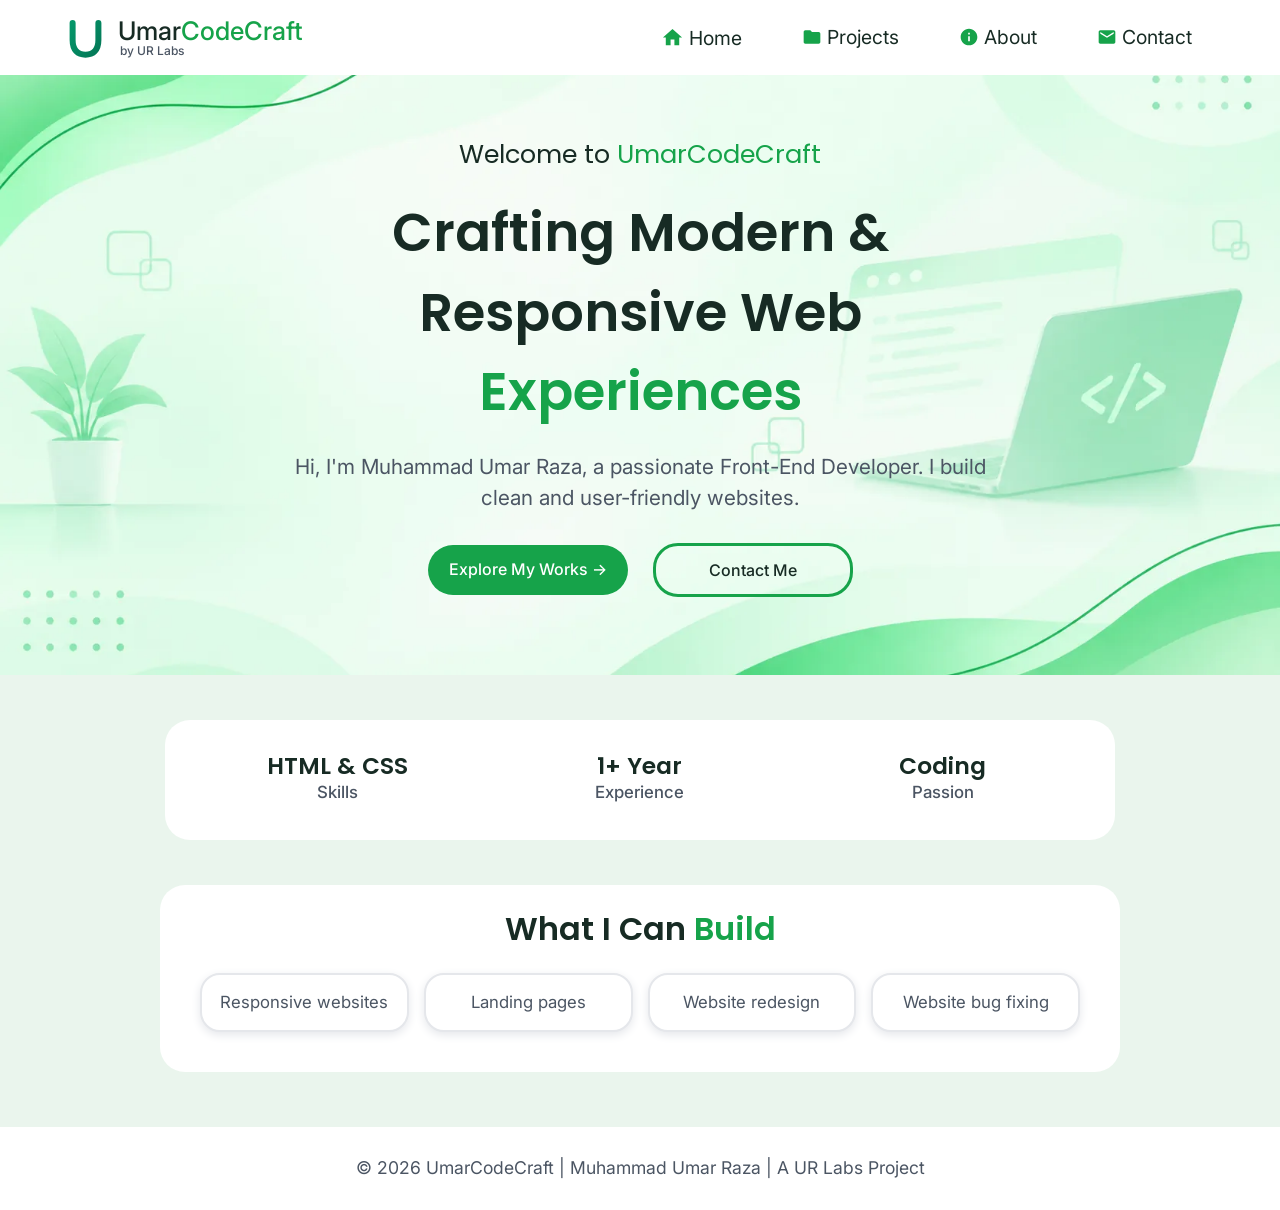
<file: index.html>
<!DOCTYPE html>
<html lang="en">

<head>
    <!-- Basic Meta Tags -->
    <meta charset="UTF-8">
    <meta name="viewport" content="width=device-width, initial-scale=1.0">
    <meta name="description"
        content="Muhammad Umar Raza is a front-end developer specializing in HTML, CSS, and responsive web design. Explore UmarCodeCraft, a portfolio built under UR Labs.">
    <meta name="author" content="Muhammad Umar Raza">
    <meta name="robots" content="index, follow">
    <meta name="theme-color" content="#16A34A">

    <!-- Page Title -->
    <title>Home | UmarCodeCraft</title>

    <!-- Open Graph Meta Tags -->
    <meta property="og:title" content="Home | UmarCodeCraft">
    <meta property="og:description"
        content="Muhammad Umar Raza is a front-end developer specializing in HTML, CSS, and responsive web design. Explore UmarCodeCraft, a portfolio built under UR Labs.">
    <meta property="og:url" content="https://umarraza1414-arch.github.io/UmarCodeCraft/">
    <meta property="og:image" content="https://umarraza1414-arch.github.io/UmarCodeCraft/ogimage.png">
    <meta property="og:type" content="website">
    <meta property="og:site_name" content="UmarCodeCraft">

    <!-- Canonical URL -->
    <link rel="canonical" href="https://umarraza1414-arch.github.io/UmarCodeCraft/">

    <!-- Stylesheet -->
    <link rel="stylesheet" href="style.css">

    <!-- Favicon -->
    <link rel="icon" href="icon.svg" type="image/svg+xml">

    <!-- Google Fonts -->
    <!-- Poppins for headings and Inter for paragraphs -->
    <link rel="preconnect" href="https://fonts.googleapis.com">
    <link rel="preconnect" href="https://fonts.gstatic.com" crossorigin>
    <link
        href="https://fonts.googleapis.com/css2?family=Inter:ital,opsz,wght@0,14..32,100..900;1,14..32,100..900&family=Poppins:wght@100;200;300;400;500;600;700;800;900&display=swap"
        rel="stylesheet">

</head>

<body>
    <header>
        <div id="overlay"></div>
        <nav class="navbar" id="navbar">
            <div class="logotolinks">

                <div class="wrapper">
                    <!-- logo -->
                    <div class="logo">
                        <a href="index.html">

                            <svg xmlns="http://www.w3.org/2000/svg" viewBox="0 0 64 64" class="brand-logo"
                                aria-hidden="true">
                                <defs>
                                    <linearGradient id="g" x1="0" y1="0" x2="1" y2="1">
                                        <stop offset="0%" stop-color="#059669" />
                                        <stop offset="100%" stop-color="#047857" />
                                    </linearGradient>
                                </defs>

                                <path d="M17 15 V35 C17 47 23 52 32 52 S47 47 47 35 V15" fill="none" stroke="url(#g)"
                                    stroke-width="7" stroke-linecap="round" stroke-linejoin="round" />
                            </svg>
                        </a>
                    </div>
                    <!-- umarcodecraft + ur labs -->
                    <div class="left">
                        <a href="index.html">Umar<span>CodeCraft</span></a>
                        <div class="brand">by UR Labs</div>
                    </div>
                </div>

                <div class="right">
                    <ul id="slidebar">
                        <!-- cross btn -->
                        <li class="close-btn">
                            <button id="closeSidebar" aria-label="Close menu">
                                &#10005;
                            </button>
                        </li>
                        <!-- home link with icon -->
                        <li class="homeli"><a href="index.html">
                                <svg viewBox="0 0 24 24">
                                    <path d="M10 20v-6h4v6h5v-8h3L12 3 2 12h3v8z" />
                                </svg>
                                Home
                            </a></li>
                        <!-- projects link with icon -->
                        <li class="projectsli"><a href="projects.html">
                                <svg viewBox="0 0 24 24">
                                    <path
                                        d="M10 4H4c-1.1 0-2 .9-2 2v12c0 1.1.9 2 2 2h16c1.1 0 2-.9 2-2V8c0-1.1-.9-2-2-2h-8l-2-2z" />
                                </svg>
                                Projects
                            </a></li>
                        <!-- about link with icon -->
                        <li class="aboutli"><a href="about.html">
                                <svg viewBox="0 0 24 24">
                                    <path
                                        d="M12 2C6.48 2 2 6.48 2 12s4.48 10 10 10 10-4.48 10-10S17.52 2 12 2zm1 15h-2v-6h2v6zm0-8h-2V7h2v2z" />
                                </svg>
                                About
                            </a></li>
                        <!-- contact link with icon -->
                        <li class="contactli"><a href="contact.html">
                                <svg viewBox="0 0 24 24">
                                    <path
                                        d="M20 4H4c-1.1 0-2 .9-2 2v12c0 1.1.9 2 2 2h16c1.1 0 2-.9 2-2V6c0-1.1-.9-2-2-2zm0 4l-8 5-8-5V6l8 5 8-5v2z" />
                                </svg>
                                Contact
                            </a></li>
                        <li>© 2026 UmarCodeCraft</li>
                    </ul>
                </div>
            </div>
            <div>
                <button class="hamburger" id="hamburger">
                    &#9776;
                </button>
            </div>
        </nav>
    </header>
    <main>
        <section class="firstsection">
            <div class="intro">
                Welcome to <span>UmarCodeCraft</span>
            </div>
            <div class="introheading">

                <div>
                    Crafting Modern &
                </div>
                <div>
                    Responsive Web
                </div>
                <div class="exp">
                    Experiences
                </div>
            </div>

            <div class="intropara">
                Hi, I'm Muhammad Umar Raza, a passionate Front-End Developer. I build clean and user-friendly websites.
            </div>
            <div class="introlinks">
                <div class="workslink">
                    <a href="projects.html">Explore My Works &rarr;</a>
                </div>
                <div class="contactlink">
                    <a href="contact.html">Contact Me</a>
                </div>
            </div>
        </section>
        <section class="secondsection">
            <div class="skills">
                <table class="table">
                    <thead>
                        <tr>
                            <th>HTML & CSS</th>
                            <th>1+ Year</th>
                            <th>Coding</th>
                        </tr>
                    </thead>
                    <tbody>
                        <tr>
                            <td>Skills</td>
                            <td>Experience</td>
                            <td>Passion</td>
                        </tr>
                    </tbody>
                </table>
            </div>

        </section>
        <section class="listofme">
            <h3>What I Can <span>Build</span></h3>
            <ul>
                <li>Responsive websites</li>
                <li>Landing pages</li>
                <li>Website redesign</li>
                <li>Website bug fixing</li>
            </ul>
        </section>
    </main>
    <footer class="footer">
        <p class="footpara">&copy; 2026 UmarCodeCraft | Muhammad Umar Raza | A UR Labs Project</p>
    </footer>
    <script src="script.js"></script>
</body>

</html>
</file>
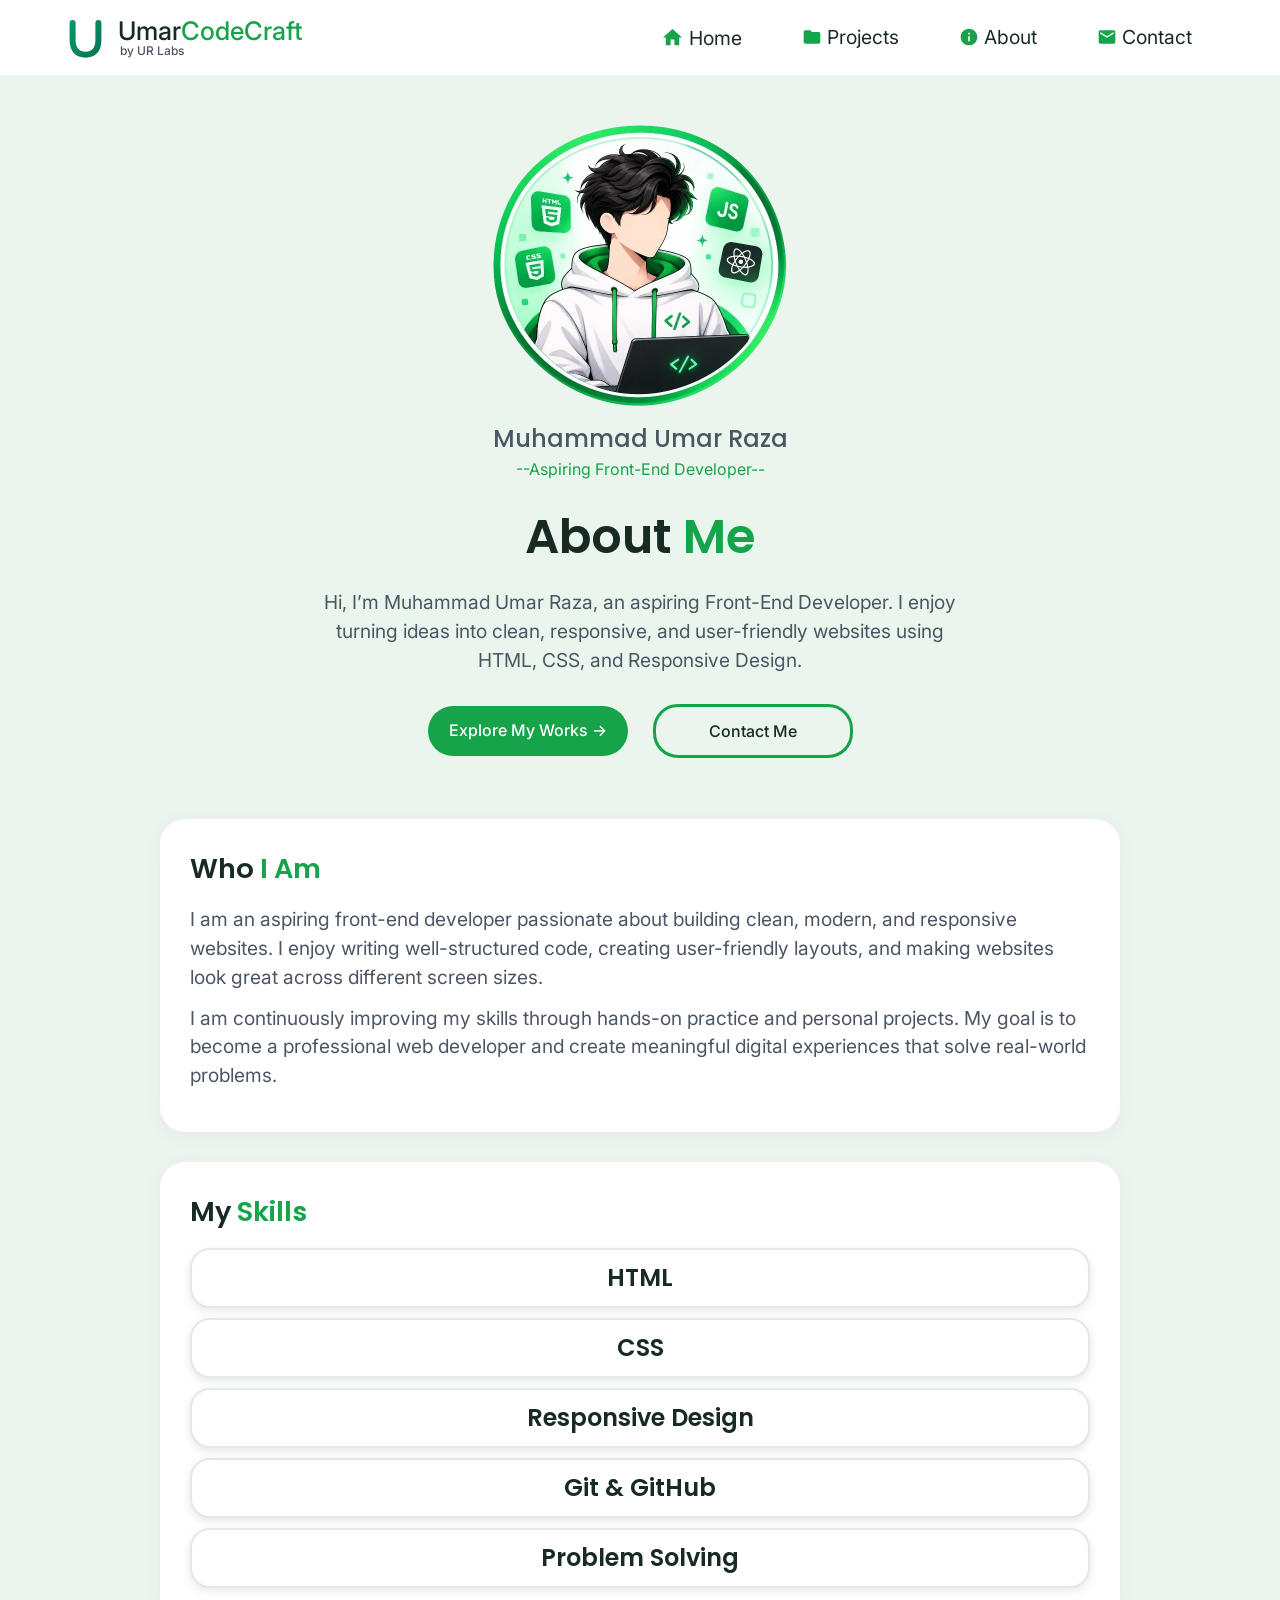
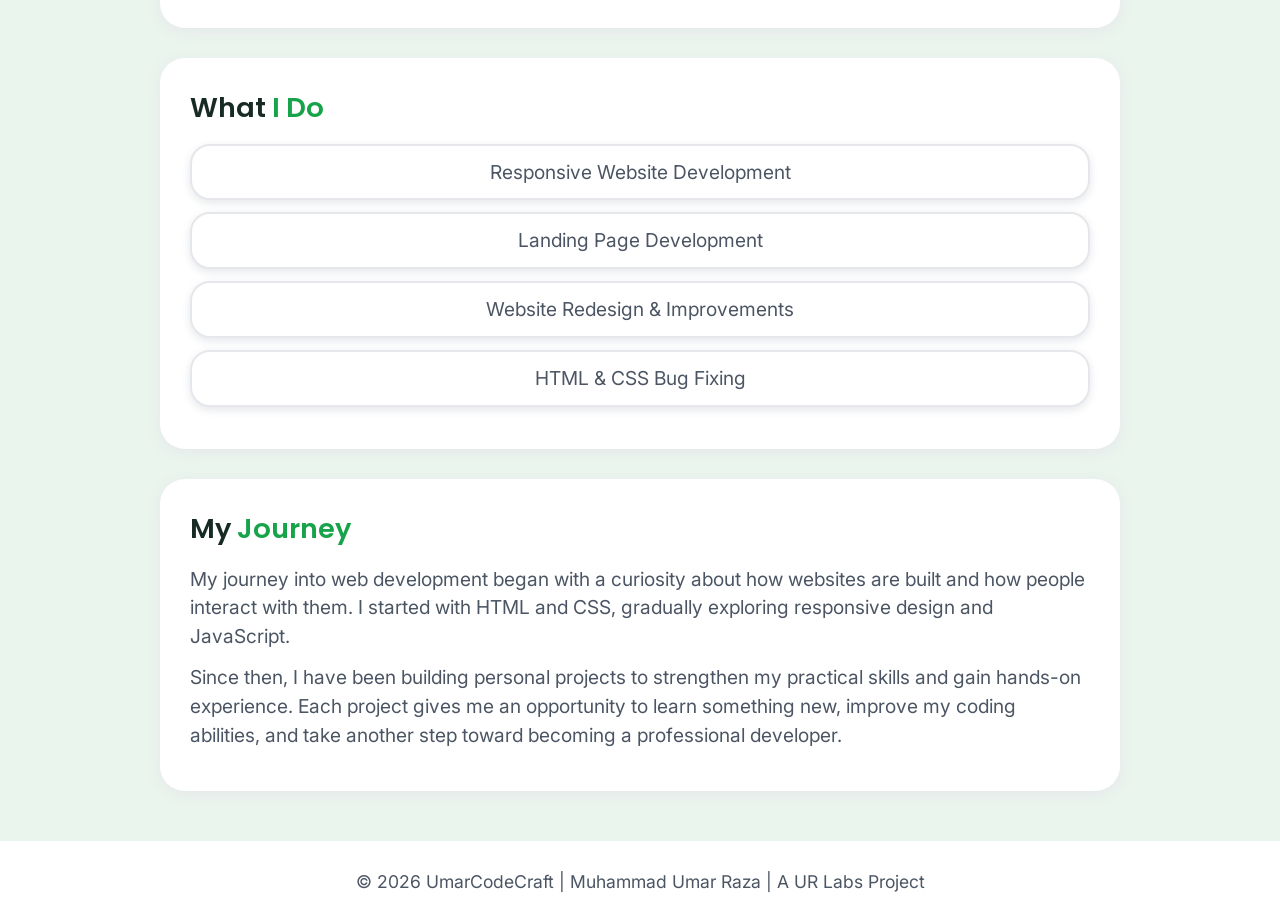
<file: about.html>
<!DOCTYPE html>
<html lang="en">

<head>
    <meta charset="UTF-8">
    <meta name="viewport" content="width=device-width, initial-scale=1.0">
    <meta name="description"
        content="Learn about Muhammad Umar Raza, a front-end developer specializing in HTML, CSS, responsive web design, and clean user-friendly websites.">
    <meta name="author" content="Muhammad Umar Raza">
    <meta name="robots" content="index, follow">
    <meta name="theme-color" content="#16A34A">

    <title>About Me | UmarCodeCraft</title>

    <meta property="og:title" content="About Me | UmarCodeCraft">
    <meta property="og:description"
        content="Muhammad Umar Raza is a front-end developer building clean, responsive, and user-friendly websites.">
    <meta property="og:url" content="https://umarraza1414-arch.github.io/UmarCodeCraft/about.html">
    <meta property="og:image" content="https://umarraza1414-arch.github.io/UmarCodeCraft/ogimage.png">
    <meta property="og:type" content="website">
    <meta property="og:site_name" content="UmarCodeCraft">

    <link rel="canonical" href="https://umarraza1414-arch.github.io/UmarCodeCraft/about.html">
    <link rel="stylesheet" href="style.css">
    <link rel="icon" href="icon.svg" type="image/svg+xml">

    <link rel="preconnect" href="https://fonts.googleapis.com">
    <link rel="preconnect" href="https://fonts.gstatic.com" crossorigin>
    <link
        href="https://fonts.googleapis.com/css2?family=Inter:ital,opsz,wght@0,14..32,100..900;1,14..32,100..900&family=Poppins:wght@100;200;300;400;500;600;700;800;900&display=swap"
        rel="stylesheet">
</head>

<body>
    <header>
        <div id="overlay"></div>
        <nav class="navbar" id="navbar">
            <div class="logotolinks">

                <div class="wrapper">
                    <!-- logo -->
                <div class="logo">
                    <a href="index.html">

                        <svg xmlns="http://www.w3.org/2000/svg" viewBox="0 0 64 64" class="brand-logo"
                        aria-hidden="true">
                            <defs>
                                <linearGradient id="g" x1="0" y1="0" x2="1" y2="1">
                                    <stop offset="0%" stop-color="#059669" />
                                    <stop offset="100%" stop-color="#047857" />
                                </linearGradient>
                            </defs>

                            <path d="M17 15 V35 C17 47 23 52 32 52 S47 47 47 35 V15" fill="none" stroke="url(#g)"
                                stroke-width="7" stroke-linecap="round" stroke-linejoin="round" />
                        </svg>
                    </a>
                </div>
                <!-- umarcodecraft + ur labs -->
                <div class="left">
                    <a href="index.html">Umar<span>CodeCraft</span></a>
                    <div class="brand">by UR Labs</div>
                </div>
            </div>
            
            <div class="right">
                <ul id="slidebar">
                    <!-- cross btn -->
                        <li class="close-btn">
                            <button id="closeSidebar" aria-label="Close menu">
                                &#10005;
                            </button>
                        </li>
                    <!-- home link with icon -->
                    <li class="homeli"><a href="index.html">
                        <svg viewBox="0 0 24 24"><path d="M10 20v-6h4v6h5v-8h3L12 3 2 12h3v8z"/></svg>
                        Home
                    </a></li>
                    <!-- projects link with icon -->
                    <li class="projectsli"><a href="projects.html">
                        <svg viewBox="0 0 24 24"><path d="M10 4H4c-1.1 0-2 .9-2 2v12c0 1.1.9 2 2 2h16c1.1 0 2-.9 2-2V8c0-1.1-.9-2-2-2h-8l-2-2z"/></svg>
                        Projects
                    </a></li>
                    <!-- about link with icon -->
                    <li class="aboutli"><a href="about.html">
                         <svg viewBox="0 0 24 24"><path d="M12 2C6.48 2 2 6.48 2 12s4.48 10 10 10 10-4.48 10-10S17.52 2 12 2zm1 15h-2v-6h2v6zm0-8h-2V7h2v2z"/></svg>
                        About
                    </a></li>
                    <!-- contact link with icon -->
                    <li class="contactli"><a href="contact.html">
                        <svg viewBox="0 0 24 24"><path d="M20 4H4c-1.1 0-2 .9-2 2v12c0 1.1.9 2 2 2h16c1.1 0 2-.9 2-2V6c0-1.1-.9-2-2-2zm0 4l-8 5-8-5V6l8 5 8-5v2z"/></svg>
                        Contact
                    </a></li>
                    <li>© 2026 UmarCodeCraft</li>
                </ul>
            </div>
        </div>
            <div>
                <button class="hamburger" id="hamburger">
                    &#9776;
                </button>
            </div>
        </nav>
    </header>

    <main>
        <section class="about-hero">
            <div class="avatarimg">
                <figure>
                    <img src="avatar.webp" alt="Illustrated avatar of Muhammad Umar Raza">
                </figure>
                <div><h1>Muhammad Umar Raza</h1></div>
                <div><p>--Aspiring Front-End Developer--</p></div>
            </div>
            <h1>About <span>Me</span></h1>
            <p class="about-para">
                Hi, I’m Muhammad Umar Raza, an aspiring Front-End Developer. I enjoy turning ideas into clean,
                responsive, and user-friendly websites using HTML, CSS, and Responsive Design.
            </p>

            <div class="introlinks">
                <div class="workslink">
                    <a href="projects.html">Explore My Works &rarr;</a>
                </div>
                <div class="contactlink">
                    <a href="contact.html">Contact Me</a>
                </div>
            </div>
        </section>

        <section class="about-card">
            <h2>Who <span>I Am</span></h2>
            <p class="abtfont">
                I am an aspiring front-end developer passionate about building clean, modern, and responsive websites. I enjoy writing well-structured code, creating user-friendly layouts, and making websites look great across different screen sizes.
            </p>
            <p class="abtfont">
                I am continuously improving my skills through hands-on practice and personal projects. My goal is to become a professional web developer and create meaningful digital experiences that solve real-world problems.
            </p>
        </section>

        <section class="about-card">
            <h2>My <span>Skills</span></h2>
                <div class="skill-box">
                    <h3>HTML</h3>
                    <!-- <p>Semantic and accessible web structure</p> -->
                </div>

                <div class="skill-box">
                    <h3>CSS</h3>
                    <!-- <p>Responsive layouts, Flexbox, Grid, and modern styling</p> -->
                </div>

                <div class="skill-box">
                    <h3>Responsive Design</h3>
                    <!-- <p>Mobile-first websites for all screen sizes</p> -->
                </div>

                <div class="skill-box">
                    <h3>Git & GitHub</h3>
                    <!-- <p>Version control and project hosting</p> -->
                </div>

                <div class="skill-box">
                    <h3>Problem Solving</h3>
                    <!-- <p>Clean solutions and attention to detail</p> -->
                </div>
        </section>

        <section class="about-card">
            <h2>What <span>I Do</span></h2>

            <ul class="about-services">
                <li>Responsive Website Development</li>
                <li>Landing Page Development</li>
                <li>Website Redesign & Improvements</li>
                <li>HTML & CSS Bug Fixing</li>
            </ul>
        </section>

        <section class="about-card">
            <h2>My <span>Journey</span></h2>
            <p class="abtfont">
                My journey into web development began with a curiosity about how websites are built and how people interact with them. I started with HTML and CSS, gradually exploring responsive design and JavaScript.
            </p>
            <p class="abtfont">
                Since then, I have been building personal projects to strengthen my practical skills and gain hands-on experience. Each project gives me an opportunity to learn something new, improve my coding abilities, and take another step toward becoming a professional developer.
            </p>
        </section>
    </main>

    <footer class="footer">
        <p class="footpara">&copy; 2026 UmarCodeCraft | Muhammad Umar Raza | A UR Labs Project</p>
    </footer>

    <script src="script.js"></script>
</body>

</html>
</file>
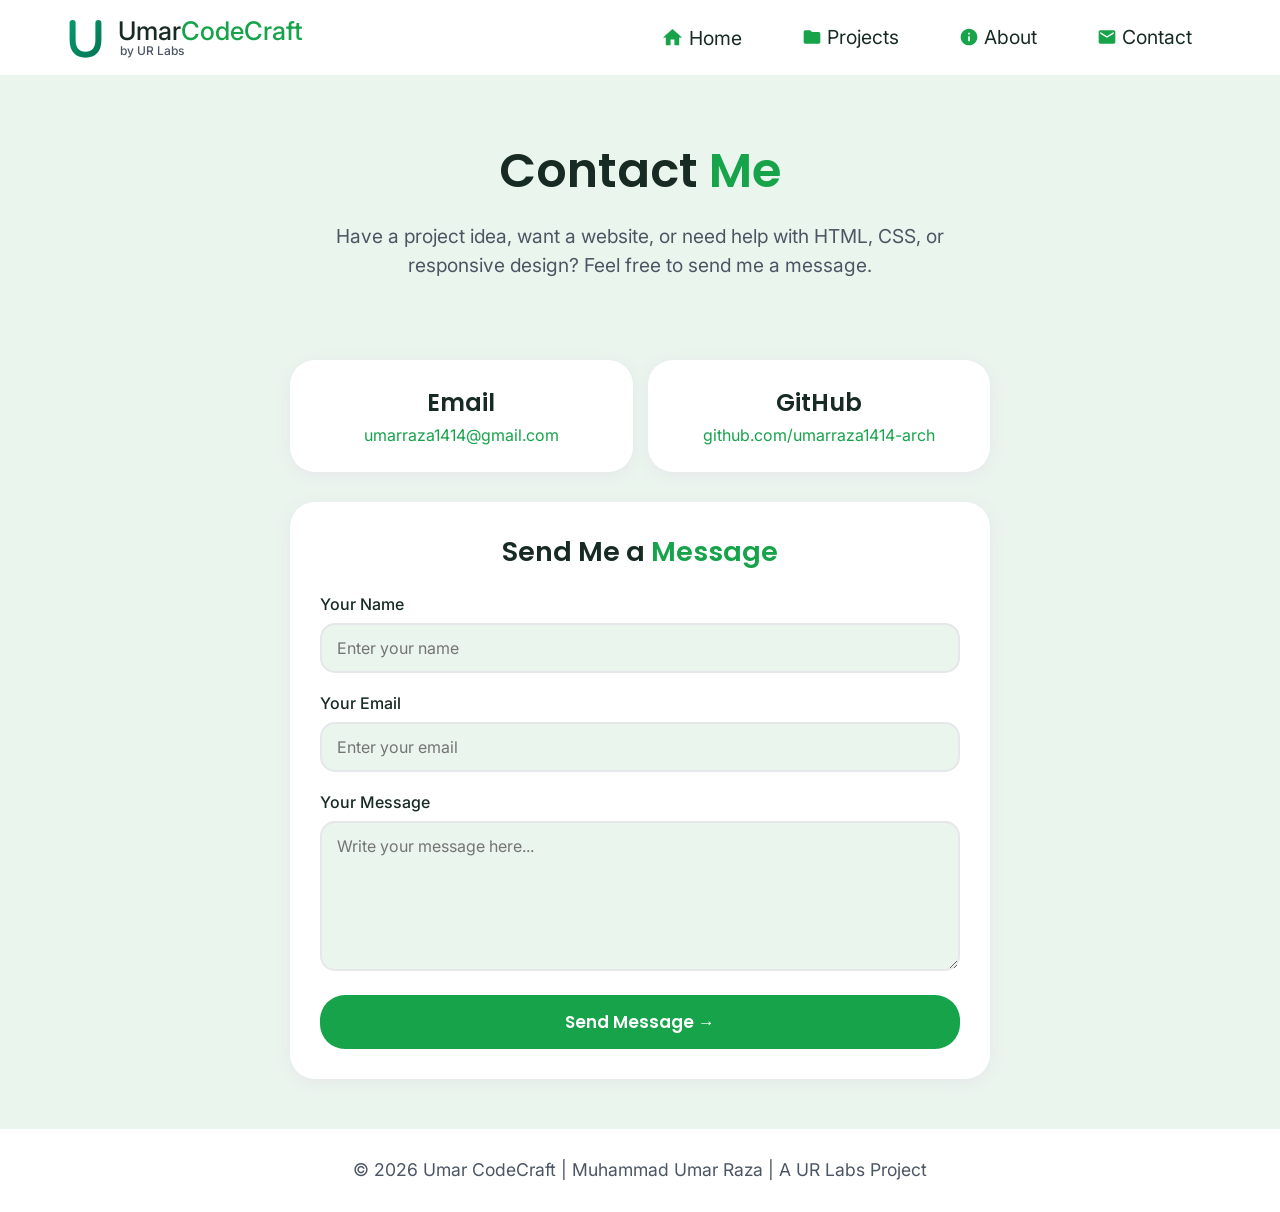
<file: contact.html>
<!DOCTYPE html>
<html lang="en">

<head>
    <!-- Basic Meta Tags -->
    <meta charset="UTF-8">
    <meta name="viewport" content="width=device-width, initial-scale=1.0">
    <meta name="description"
        content="Get in touch with Muhammad Umar Raza for web development inquiries, project discussions, collaboration opportunities, and professional connections.">
    <meta name="author" content="Muhammad Umar Raza">
    <meta name="robots" content="index, follow">
    <meta name="theme-color" content="#16A34A">

    <!-- Page Title -->
    <title>Contact Me | UmarCodeCraft</title>

    <!-- Open Graph Meta Tags -->
    <meta property="og:title" content="Contact Me | UmarCodeCraft">
    <meta property="og:description"
        content="Have a project idea or want to connect? Contact Muhammad Umar Raza to discuss web development and collaboration opportunities.">
    <meta property="og:url" content="https://umarraza1414-arch.github.io/UmarCodeCraft/contact.html">
    <meta property="og:image" content="https://umarraza1414-arch.github.io/UmarCodeCraft/ogimage.png">
    <meta property="og:type" content="website">
    <meta property="og:site_name" content="UmarCodeCraft">

    <!-- Canonical URL -->
    <link rel="canonical" href="https://umarraza1414-arch.github.io/UmarCodeCraft/contact.html">

    <!-- Stylesheet -->
    <link rel="stylesheet" href="style.css">

    <!-- Favicon -->
    <link rel="icon" href="icon.svg" type="image/svg+xml">

    <!-- Google Fonts -->
    <link rel="preconnect" href="https://fonts.googleapis.com">
    <link rel="preconnect" href="https://fonts.gstatic.com" crossorigin>
    <link
        href="https://fonts.googleapis.com/css2?family=Inter:ital,opsz,wght@0,14..32,100..900;1,14..32,100..900&family=Poppins:wght@100;200;300;400;500;600;700;800;900&display=swap"
        rel="stylesheet">

</head>

<body>
    <header>
        <div id="overlay"></div>
        <nav class="navbar" id="navbar">
            <div class="logotolinks">

                <div class="wrapper">
                    <!-- logo -->
                    <div class="logo">
                        <a href="index.html">

                            <svg xmlns="http://www.w3.org/2000/svg" viewBox="0 0 64 64" class="brand-logo"
                                aria-hidden="true">
                                <defs>
                                    <linearGradient id="g" x1="0" y1="0" x2="1" y2="1">
                                        <stop offset="0%" stop-color="#059669" />
                                        <stop offset="100%" stop-color="#047857" />
                                    </linearGradient>
                                </defs>

                                <path d="M17 15 V35 C17 47 23 52 32 52 S47 47 47 35 V15" fill="none" stroke="url(#g)"
                                    stroke-width="7" stroke-linecap="round" stroke-linejoin="round" />
                            </svg>
                        </a>
                    </div>
                    <!-- umarcodecraft + ur labs -->
                    <div class="left">
                        <a href="index.html">Umar<span>CodeCraft</span></a>
                        <div class="brand">by UR Labs</div>
                    </div>
                </div>

                <div class="right">
                    <ul id="slidebar">
                        <!-- cross btn -->
                        <li class="close-btn">
                            <button id="closeSidebar" aria-label="Close menu">
                                &#10005;
                            </button>
                        </li>
                        <!-- home link with icon -->
                        <li class="homeli"><a href="index.html">
                                <svg viewBox="0 0 24 24">
                                    <path d="M10 20v-6h4v6h5v-8h3L12 3 2 12h3v8z" />
                                </svg>
                                Home
                            </a></li>
                        <!-- projects link with icon -->
                        <li class="projectsli"><a href="projects.html">
                                <svg viewBox="0 0 24 24">
                                    <path
                                        d="M10 4H4c-1.1 0-2 .9-2 2v12c0 1.1.9 2 2 2h16c1.1 0 2-.9 2-2V8c0-1.1-.9-2-2-2h-8l-2-2z" />
                                </svg>
                                Projects
                            </a></li>
                        <!-- about link with icon -->
                        <li class="aboutli"><a href="about.html">
                                <svg viewBox="0 0 24 24">
                                    <path
                                        d="M12 2C6.48 2 2 6.48 2 12s4.48 10 10 10 10-4.48 10-10S17.52 2 12 2zm1 15h-2v-6h2v6zm0-8h-2V7h2v2z" />
                                </svg>
                                About
                            </a></li>
                        <!-- contact link with icon -->
                        <li class="contactli"><a href="contact.html">
                                <svg viewBox="0 0 24 24">
                                    <path
                                        d="M20 4H4c-1.1 0-2 .9-2 2v12c0 1.1.9 2 2 2h16c1.1 0 2-.9 2-2V6c0-1.1-.9-2-2-2zm0 4l-8 5-8-5V6l8 5 8-5v2z" />
                                </svg>
                                Contact
                            </a></li>
                        <li>© 2026 UmarCodeCraft</li>
                    </ul>
                </div>
            </div>
            <div>
                <button class="hamburger" id="hamburger">
                    &#9776;
                </button>
            </div>
        </nav>
    </header>
    <main>
        <section class="contact-hero">
            <h1>Contact <span>Me</span></h1>
            <p class="contact-para">
                Have a project idea, want a website, or need help with HTML, CSS, or responsive design?
                Feel free to send me a message.
            </p>
        </section>

        <section class="contact-links">
            <a href="mailto:umarraza1414@gmail.com" class="contact-card">
                <h3>Email</h3>
                <p>umarraza1414@gmail.com</p>
            </a>

            <a href="https://github.com/umarraza1414-arch" target="_blank" rel="noopener" class="contact-card">
                <h3>GitHub</h3>
                <p>github.com/umarraza1414-arch</p>
            </a>
        </section>

        <section class="contact-form-section">
            <h2>Send Me a <span>Message</span></h2>

            <form class="contact-form" action="https://formsubmit.co/umarraza1414@gmail.com" method="POST">
                <input type="hidden" name="_next" value="https://umarraza1414-arch.github.io/UmarCodeCraft/thank-you.html">
                
                <input type="hidden" name="_subject" value="New Message from UmarCodeCraft Portfolio">

                <input type="hidden" name="_template" value="table">

                <input type="hidden" name="_captcha" value="false">

                <div class="form-group">
                    <label for="name">Your Name</label>
                    <input type="text" id="name" name="name" placeholder="Enter your name" required>
                </div>

                <div class="form-group">
                    <label for="email">Your Email</label>
                    <input type="email" id="email" name="email" placeholder="Enter your email" required>
                </div>

                <div class="form-group">
                    <label for="message">Your Message</label>
                    <textarea id="message" name="message" rows="6" placeholder="Write your message here..."
                        required></textarea>
                </div>

                <button type="submit" class="submit-btn">
                    Send Message &rarr;
                </button>

                <p class="form-success" id="formSuccess">
                    Your message has been sent successfully. I will reply soon!
                </p>
            </form>
        </section>
    </main>
    <footer class="footer">
        <p class="footpara">&copy; 2026 Umar CodeCraft | Muhammad Umar Raza | A UR Labs Project</p>
    </footer>
    <script src="script.js"></script>
</body>

</html>
</file>
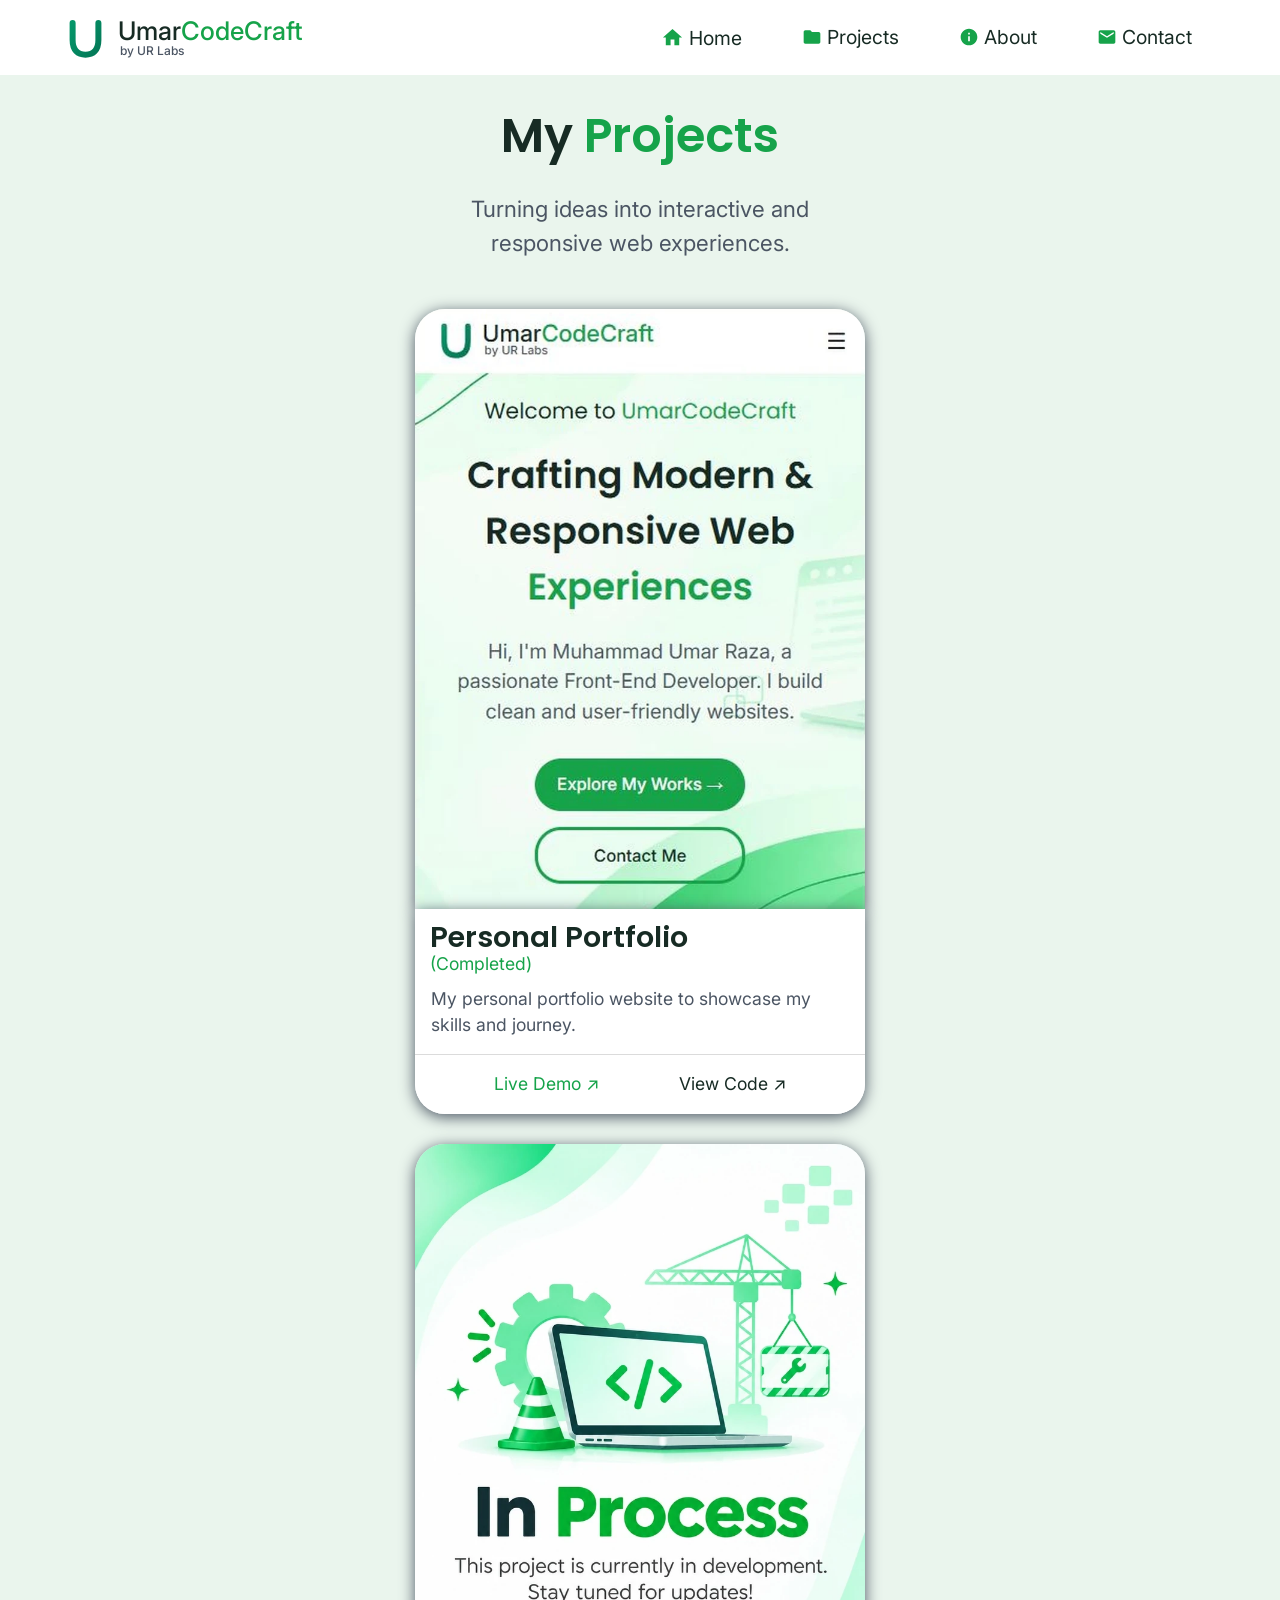
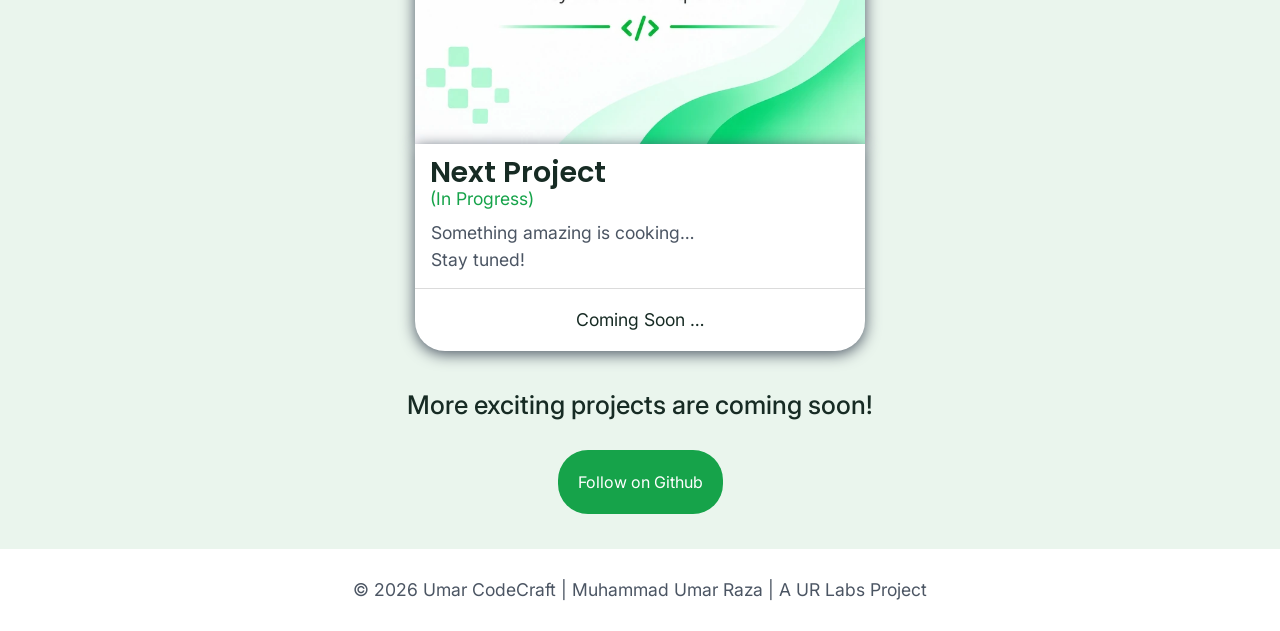
<file: projects.html>
<!DOCTYPE html>
<html lang="en">

<head>
    <!-- Basic Meta Tags -->
    <meta charset="UTF-8">
    <meta name="viewport" content="width=device-width, initial-scale=1.0">
    <meta name="description"
        content="Explore projects by Muhammad Umar Raza, featuring web development experiments, creative designs, and responsive websites built with modern web technologies.">
    <meta name="author" content="Muhammad Umar Raza">
    <meta name="robots" content="index, follow">
    <meta name="theme-color" content="#16A34A">

    <!-- Page Title -->
    <title>My Projects | UmarCodeCraft</title>

    <!-- Open Graph Meta Tags -->
    <meta property="og:title" content="My Projects | UmarCodeCraft">
    <meta property="og:description"
        content="Discover web development projects, creative experiments, and responsive websites created by Muhammad Umar Raza.">
    <meta property="og:url" content="https://umarraza1414-arch.github.io/UmarCodeCraft/projects.html">
    <meta property="og:image" content="https://umarraza1414-arch.github.io/UmarCodeCraft/ogimage.png">
    <meta property="og:type" content="website">
    <meta property="og:site_name" content="UmarCodeCraft">

    <!-- Canonical URL -->
    <link rel="canonical" href="https://umarraza1414-arch.github.io/UmarCodeCraft/projects.html">

    <!-- Stylesheet -->
    <link rel="stylesheet" href="style.css">

    <!-- Favicon -->
    <link rel="icon" href="icon.svg" type="image/svg+xml">

    <!-- Google Fonts -->
    <link rel="preconnect" href="https://fonts.googleapis.com">
    <link rel="preconnect" href="https://fonts.gstatic.com" crossorigin>
    <link
        href="https://fonts.googleapis.com/css2?family=Inter:ital,opsz,wght@0,14..32,100..900;1,14..32,100..900&family=Poppins:wght@100;200;300;400;500;600;700;800;900&display=swap"
        rel="stylesheet">

</head>

<body>
    <header>
        <div id="overlay"></div>
        <nav class="navbar" id="navbar">
            <div class="logotolinks">

                <div class="wrapper">
                    <!-- logo -->
                <div class="logo">
                    <a href="index.html">

                        <svg xmlns="http://www.w3.org/2000/svg" viewBox="0 0 64 64" class="brand-logo"
                        aria-hidden="true">
                            <defs>
                                <linearGradient id="g" x1="0" y1="0" x2="1" y2="1">
                                    <stop offset="0%" stop-color="#059669" />
                                    <stop offset="100%" stop-color="#047857" />
                                </linearGradient>
                            </defs>

                            <path d="M17 15 V35 C17 47 23 52 32 52 S47 47 47 35 V15" fill="none" stroke="url(#g)"
                                stroke-width="7" stroke-linecap="round" stroke-linejoin="round" />
                        </svg>
                    </a>
                </div>
                <!-- umarcodecraft + ur labs -->
                <div class="left">
                    <a href="index.html">Umar<span>CodeCraft</span></a>
                    <div class="brand">by UR Labs</div>
                </div>
            </div>
            
            <div class="right">
                <ul id="slidebar">
                    <!-- cross btn -->
                        <li class="close-btn">
                            <button id="closeSidebar" aria-label="Close menu">
                                &#10005;
                            </button>
                        </li>
                    <!-- home link with icon -->
                    <li class="homeli"><a href="index.html">
                        <svg viewBox="0 0 24 24"><path d="M10 20v-6h4v6h5v-8h3L12 3 2 12h3v8z"/></svg>
                        Home
                    </a></li>
                    <!-- projects link with icon -->
                    <li class="projectsli"><a href="projects.html">
                        <svg viewBox="0 0 24 24"><path d="M10 4H4c-1.1 0-2 .9-2 2v12c0 1.1.9 2 2 2h16c1.1 0 2-.9 2-2V8c0-1.1-.9-2-2-2h-8l-2-2z"/></svg>
                        Projects
                    </a></li>
                    <!-- about link with icon -->
                    <li class="aboutli"><a href="about.html">
                         <svg viewBox="0 0 24 24"><path d="M12 2C6.48 2 2 6.48 2 12s4.48 10 10 10 10-4.48 10-10S17.52 2 12 2zm1 15h-2v-6h2v6zm0-8h-2V7h2v2z"/></svg>
                        About
                    </a></li>
                    <!-- contact link with icon -->
                    <li class="contactli"><a href="contact.html">
                        <svg viewBox="0 0 24 24"><path d="M20 4H4c-1.1 0-2 .9-2 2v12c0 1.1.9 2 2 2h16c1.1 0 2-.9 2-2V6c0-1.1-.9-2-2-2zm0 4l-8 5-8-5V6l8 5 8-5v2z"/></svg>
                        Contact
                    </a></li>
                    <li>© 2026 UmarCodeCraft</li>
                </ul>
            </div>
        </div>
            <div>
                <button class="hamburger" id="hamburger">
                    &#9776;
                </button>
            </div>
        </nav>
    </header>
    <main>
        <section class="projectsec">
            <h1>
                My <span>Projects</span>
            </h1>
            <p class="projectpara">
                Turning ideas into interactive and responsive web experiences.
            </p>
            <div class="projects">
                <!-- firstproject -->
           
                <div class="firstproject">
                    <img src="firstproject.webp" alt="Portfolio">
                </div>
                <div class="imgabt">
                    <h2>Personal Portfolio</h2>
                    <p class="comp">&lpar;Completed&rpar;</p>
                    <p class="imgpara">My personal portfolio website to showcase my skills and journey.</p>

                    <div class="projectsource">
                        <div class="first-a-of-projectsource">
                            <a href="https://umarraza1414-arch.github.io/UmarCodeCraft/">Live Demo &UpperRightArrow;</a>
                        </div>
                        <div class="second-a-of-projectsource">
                            <a href="https://github.com/umarraza1414-arch/UmarCodeCraft">View Code &UpperRightArrow;</a>
                        </div>
                    </div>
                </div>
                <!-- second project -->
                <div class="secondproject">

                    <img src="secondproject.webp" alt="Next Project">
                </div>
                <div class="imgabt">
                    <h2>Next Project</h2>
                    <p class="comp">&lpar;In Progress&rpar;</p>
                    <p class="imgpara">Something amazing is cooking&hellip; <br>Stay tuned&excl;</p>
                    <div class="comsoon">
                        Coming Soon &hellip;
                    </div>
                </div>
            </div>
            <div class="abtprojects">
                <p>More exciting projects are <span>coming soon!</span></p>
                <a href="https://github.com/umarraza1414-arch">Follow on Github</a>
            </div>
        </section>
    </main>
    <footer class="footer">
        <p class="footpara">&copy; 2026 Umar CodeCraft | Muhammad Umar Raza | A UR Labs Project</p>
    </footer>
    <script src="script.js"></script>
</body>

</html>
</file>
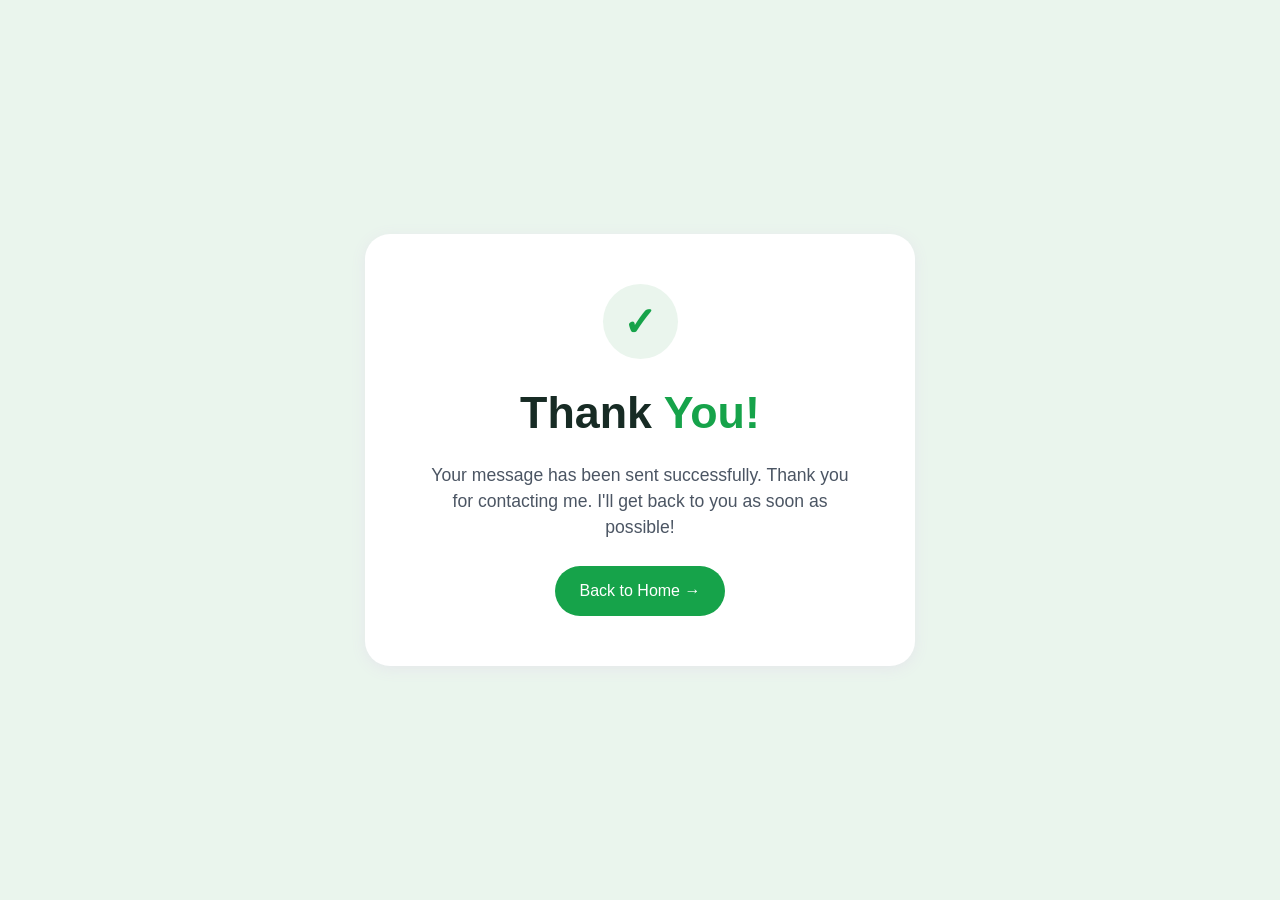
<file: thank-you.html>
<!DOCTYPE html>
<html lang="en">

<head>
    <meta charset="UTF-8">
    <meta name="viewport" content="width=device-width, initial-scale=1.0">

    <meta name="description" content="Thank you for contacting UmarCodeCraft. Your message has been received.">

    <title>Thank You | UmarCodeCraft</title>

    <link rel="stylesheet" href="style.css">
</head>

<body>

    <main class="thankyou-page">

        <section class="thankyou-card">

            <div class="thankyou-icon">
                &#10003;
            </div>

            <h1>Thank <span>You!</span></h1>

            <p>
                Your message has been sent successfully.
                Thank you for contacting me. I'll get back to you as soon as possible!
            </p>

            <a href="index.html" class="thankyou-btn">
                Back to Home &rarr;
            </a>

        </section>

    </main>

</body>

</html>
</file>
<file: style.css>
/* scrollbar */
::-webkit-scrollbar {
    width: 8px;
}

::-webkit-scrollbar-track {
    background: #F3F4F6;
}

::-webkit-scrollbar-thumb {
    background: #10B981;
    border-radius: 10px;
}

*,
*::before,
*::after {
    margin: 0;
    padding: 0;
    box-sizing: border-box;
}

body {
    min-height: 100vh;
    overflow-x: hidden;
    font-family: "Inter", sans-serif;
    line-height: 1.5;
    background-color: var(--bg-color);
    display: flex;
    flex-direction: column;

}

:root {
    /* buttons, link, icons */
    --primary-green: #16A34A;
    /* for headings */
    --heading-text: #172B24;
    /* for paragraphs */
    --para-text: #4B5563;
    /* cards and navbar */
    --main-bg: #FFFFFF;
    /* main background and section */
    --bg-color: #EAF5ED;
    /* borders and dividers */
    --borders: #E5E7EB;
    /* link hover */
    --link-hover: #15803D;
    /* light black */
    --light-black: #dbdbdb;

}

::selection {
    color: var(--main-bg);
    background-color: var(--primary-green);
}

header {
    position: sticky;
    top: 0;
    z-index: 5;
}

header #overlay {
    visibility: hidden;
    width: 100%;
    height: 100vh;
    background-color: rgba(0, 0, 0, 0.6);
    position: fixed;
    top: 0;
    left: 0;
    z-index: 1;
    backdrop-filter: blur(1px);
    opacity: 0;
    transition: opacity 0.3s ease;
    pointer-events: none;
}

header #overlay.active {
    visibility: visible;
    opacity: 1;
    pointer-events: auto;
}

.navbar {
    display: flex;
    justify-content: space-between;
    align-items: center;
    background-color: var(--main-bg);
    height: 65px;
    width: 100%;
    z-index: 10;

}

.wrapper {
    display: flex;
    align-items: center;

}

.navbar .logo {
    width: 48px;
    height: 48px;
    margin-left: 15px;
    user-select: none;
}

.navbar .left {
    font-size: 1.4rem;
    font-weight: 500;
    display: flex;
    flex-direction: column;
    line-height: 1.05;
    margin-left: 1px;


}

.navbar .brand {
    font-size: 0.7rem;
    color: var(--para-text);
    margin-left: 2px;
}

.navbar .left span {
    color: var(--primary-green);
}

.navbar .left a:link {
    color: var(--heading-text);
}

.navbar .left a:visited {
    color: var(--heading-text);
}

.navbar .left a:hover {
    color: var(--heading-text);
}

.navbar .left a:active {
    color: var(--heading-text);
}

.navbar .right ul {
    display: flex;
    align-items: center;
    flex-direction: column;
    position: fixed;
    right: -100%;
    top: 0px;
    z-index: 2;
    padding-top: 50px;
    background-color: var(--main-bg);
    min-height: 100vh;
    width: 65vw;
    box-shadow: -5px 5px 20px rgba(31, 41, 55, 0.08);
    transition: right 0.3s ease-in 0s;
    max-height: 100vh;
    overflow: hidden auto;


}

.close-btn {
    width: 100%;
    display: flex;
    justify-content: flex-start;
    align-self: flex-start;
    padding: 10px 15px;
    position: absolute;
    top: 0;
    left: 0;
}

#closeSidebar {
    background-color: transparent;
    border: none;
    font-size: 1.6rem;
    color: var(--heading-text);
    cursor: pointer;
    user-select: none;
    -webkit-tap-highlight-color: transparent;
    transition: all 0.3s ease;

}

#closeSidebar:hover {
    color: var(--primary-green);
    transform: translate(0px);
}

.navbar .right ul li:nth-child(6) {
    color: var(--para-text);
    font-size: 1em;
    text-align: center;
    margin-top: auto;
    position: relative;
    top: -10px;

}

.navbar .right ul.active {
    right: 0;
}


.navbar .right ul li {
    list-style: none;
    margin: 15px 15px;
    font-size: 1.3em;
    display: block;
    display: inline-flex;
    align-items: center;
    gap: 6px;

}


.navbar .right ul li svg {
    width: 20px;
    height: 20px;
    fill: var(--primary-green);


}

.navbar .right ul .homeli svg {
    width: 23px;
    height: 23px;
    position: relative;
    top: 4px;
}

.navbar .right ul .projectsli svg {
    position: relative;
    top: 3px;
}

.navbar .right ul .aboutli svg {
    position: relative;
    top: 3px;
}

.navbar .right ul .contactli svg {
    position: relative;
    top: 3px;
}


a {
    text-decoration: none;
    user-select: none;
    -webkit-tap-highlight-color: transparent;

}

.navbar #slidebar a:link {
    color: var(--primary-green);
    font-size: 1.3rem;
    text-align: center;
    display: block;
    padding: 10px 20px;
    /* background-color: red; */
}

.navbar #slidebar a:visited {
    color: var(--primary-green);
}

.navbar #slidebar a:hover {
    color: var(--link-hover);
    transform: translateY(-2px);
    transition: all 0.3s ease 0s;
}

.navbar #slidebar a:active {
    color: var(--link-hover);
    transform: translateY(-2px);
    transition: all 0.3s ease 0s;
}

.hamburger {
    width: 30px;
    height: 30px;
    font-size: 22px;
    position: relative;
    right: 12px;
    background-color: transparent;
    border: none;
    cursor: pointer;
    user-select: none;
    -webkit-tap-highlight-color: transparent;


}

main {
    flex: 1;
}

.firstsection {
    background-image: url(bg-image.webp);
    background-repeat: no-repeat;
    background-position: center;
    background-size: cover;
    width: 100%;
    height: auto;
    min-height: 500px;
    text-align: center;
    padding-bottom: 30px;
}

.intro {
    font-size: 1.3rem;
    font-weight: 400;
    color: var(--heading-text);
    padding: 20px;
    font-family: "Poppins", sans-serif;
}

.intro span {
    color: var(--primary-green);
}

.introheading {
    font-size: 2.2em;
    font-family: "Poppins", sans-serif;
    font-weight: 600;
    color: var(--heading-text);
}

.introheading :nth-child(3) {
    color: var(--primary-green);
}

.intropara {
    color: var(--para-text);
    font-size: 1.2rem;
    padding: 20px 39px;
}

.introlinks .workslink a:link,
.introlinks .contactlink a:link {
    min-width: 200px;
    min-height: 50px;
    padding: 12px 1px;
    border-radius: 25px;
    margin-top: 10px;
    display: inline-block;
    text-align: center;
    font-size: 1rem;
    font-weight: 500;

}

.introlinks .workslink a:link {
    color: var(--main-bg);
    background-color: var(--primary-green);
}

.introlinks .workslink a:visited {
    color: var(--main-bg);
    background-color: var(--primary-green);
}

.introlinks .workslink a:hover {
    color: var(--main-bg);
    background-color: var(--link-hover);
    box-shadow: 0 6px 15px color-mix(in srgb, var(--primary-green) 30%, transparent);
    transform: translateY(-2px);
    transition: all 0.3s ease-in-out 0s;
}

.introlinks .workslink a:active {
    color: var(--main-bg);
    background-color: var(--link-hover);
    box-shadow: 0 6px 15px color-mix(in srgb, var(--primary-green) 30%, transparent);
    transform: translateY(-2px);
    transition: all 0.3s ease-in-out 0s;
}


.introlinks .contactlink a:link {
    margin-top: 15px;
    color: var(--heading-text);
    background-color: transparent;
    border: 3px solid var(--primary-green);
}

.introlinks .contactlink a:visited {
    color: var(--heading-text);
    background-color: transparent;
    border: 3px solid var(--primary-green);
}

.introlinks .contactlink a:hover {
    color: var(--main-bg);
    background-color: var(--primary-green);
    border: 3px solid var(--primary-green);
    box-shadow: 0 5px 12px color-mix(in srgb, var(--primary-green) 20%, transparent);
    transform: translateY(-2px);
    transition: all 0.3s ease-in-out 0s;
}

.introlinks .contactlink a:active {
    color: var(--main-bg);
    background-color: var(--primary-green);
    border: 3px solid var(--primary-green);
    box-shadow: 0 5px 12px color-mix(in srgb, var(--primary-green) 20%, transparent);
    transform: translateY(-2px);
    transition: all 0.3s ease-in-out 0s;
}

.secondsection .skills {
    display: flex;
    flex-direction: row;
    justify-content: center;
    align-items: center;
    background-color: var(--main-bg);
    border-radius: 25px;
    text-align: center;
    width: 90vw;
    height: 90px;
    margin: 30px auto;
    padding: 0px 10px;
}

.secondsection .table th {
    font-family: "Poppins", sans-serif;
    font-size: 1.2rem;
    font-weight: 600;
    min-width: 100px;
    width: 160px;
    line-height: 1;
    color: var(--heading-text);
}

.secondsection .table td {
    font-size: 0.9rem;
    font-weight: 500;
    color: var(--para-text);
}

.listofme {
    width: 90vw;
    background-color: var(--main-bg);
    display: inline-block;
    margin: 10px auto;
    display: flex;
    align-items: center;
    justify-content: center;
    flex-direction: column;
    border-radius: 25px;
}

.listofme h3>span {
    color: var(--primary-green);
}

.listofme h3 {
    font-family: "Poppins", sans-serif;
    color: var(--heading-text);
    font-size: 1.7rem;
    text-align: center;
    margin-top: 30px;
    font-weight: 600;
}

.listofme ul {
    margin-top: 5px;
}

.listofme ul li {
    list-style: none;
    width: 80vw;
    color: var(--para-text);
    background-color: var(--main-bg);
    font-size: 1.2rem;
    border: 2px solid var(--borders);
    border-radius: 20px;
    box-shadow: 0 3px 10px var(--borders);
    text-align: center;
    margin: 30px;
    padding: 10px;
}

/* project page styling */

.projectsec h1 {
    text-align: center;
    font-size: 2.2rem;
    font-family: "Poppins", sans-serif;
    font-weight: 600;
    color: var(--heading-text);
    margin-top: 25px;

}

.projectsec h1 span {
    color: var(--primary-green);
}

.projectsec .projectpara {
    font-size: 1.2rem;
    text-align: center;
    margin-top: 10px;
    color: var(--para-text);
    margin: 20px auto;
    max-width: 400px;

}

.projectsec .projects {
    display: flex;
    align-items: center;
    flex-direction: column;
    justify-content: center;

}

.firstproject,
.secondproject {
    width: 90%;
    max-width: 400px;
    height: auto;
    margin-top: 30px;
    border-top-right-radius: 30px;
    border-top-left-radius: 30px;
    box-shadow: 0 3px 15px var(--para-text);
    display: flex;
    align-items: center;
    justify-content: center;

}

.firstproject img,
.secondproject img {
    width: 100%;
    height: 100%;
    border-top-right-radius: 30px;
    border-top-left-radius: 30px;
    user-select: none;
    -webkit-tap-highlight-color: transparent;
}

.imgabt {
    width: 90%;
    max-width: 400px;
    height: auto;
    background-color: var(--main-bg);
    border-bottom-left-radius: 30px;
    border-bottom-right-radius: 30px;
    box-shadow: 0 3px 15px var(--para-text);
}

.imgabt h2 {
    font-size: 1.7rem;
    margin-top: 5px;
    margin-left: 10px;
    font-family: "Poppins", sans-serif;
    font-weight: 600;
    color: var(--heading-text);


}

.comp {
    color: var(--primary-green);
    margin-top: -8px;
    margin-left: 10px;
    font-size: 0.9rem;
}

.imgpara {
    color: var(--para-text);
    margin-top: 8px;
    padding: 0 10px;
}

.projectsource {
    width: 100%;
    height: 50px;
    margin-top: 8px;
    border-top: 1px solid var(--light-black);
    background-color: var(--main-bg);
    border-bottom-right-radius: 30px;
    border-bottom-left-radius: 30px;
    display: flex;
    align-items: center;
    justify-content: space-evenly;

}

.projectsource a {
    font-size: 1rem;
    font-weight: 400;
}

/* first link */

.projectsource .first-a-of-projectsource a:link {
    color: var(--primary-green);
}

.projectsource .first-a-of-projectsource a:visited {
    color: var(--primary-green);
}

.projectsource .first-a-of-projectsource a:hover {
    color: var(--link-hover);
}

.projectsource .first-a-of-projectsource a:active {
    color: var(--link-hover);
}

/* second link */

.projectsource .second-a-of-projectsource a:link {
    color: var(--heading-text);
}

.projectsource .second-a-of-projectsource a:visited {
    color: var(--heading-text);
}

.projectsource .second-a-of-projectsource a:hover {
    color: var(--heading-text);
}

.projectsource .second-a-of-projectsource a:active {
    color: var(--heading-text);
}

.comsoon {
    border-top: 1px solid var(--light-black);
    color: var(--heading-text);
    padding: 12px;
    margin-top: 8px;
    text-align: center;
    user-select: none;
}

.abtprojects {
    display: flex;
    align-items: center;
    justify-content: center;
    flex-direction: column;
}

.abtprojects p {
    text-align: center;
    margin-top: 30px;
    padding: 0 20px;
    font-size: 1.5rem;
    color: var(--heading-text);
    font-weight: 500;

}

.abtprojects a:link {
    color: var(--main-bg);
    background-color: var(--primary-green);
    padding: 15px;
    text-align: center;
    border-radius: 25px;
    margin-top: 25px;

}

.abtprojects a:visited {
    color: var(--main-bg);
    background-color: var(--primary-green);
}

.abtprojects a:hover {
    color: var(--main-bg);
    background-color: var(--link-hover);
    box-shadow: 0 3px 8px var(--para-text);
    transform: translateY(-2px);
    transition: all 0.3s ease 0s;
}

.abtprojects a:active {
    color: var(--main-bg);
    background-color: var(--link-hover);
    box-shadow: 0 3px 8px var(--para-text);
    transform: translateY(-2px);
    transition: all 0.3s ease 0s;
}

/* About page styling */

.abtfont {
    font-size: 1.2rem;
}

.about-hero {
    text-align: center;
    padding: 40px 20px;
}
.about-hero .avatarimg img{
    width: 200px;
    height: 200px;
    user-select: none;
    margin-top: -15px;
    border-radius: 50%;


}
.about-hero .avatarimg h1{
    font-family: "Poppins", sans-serif;
    font-size: 1.3rem;
    font-weight: 500;
    margin-top: -5px;
    color: var(--para-text);
}
.about-hero .avatarimg p{
    font-size: 1rem;
    color: var(--primary-green);

}

.about-hero h1 {
    font-family: "Poppins", sans-serif;
    font-size: 2.2rem;
    font-weight: 600;
    color: var(--heading-text);
    margin-top: 20px;
}

.about-hero h1 span {
    color: var(--primary-green);
}

.about-para {
    max-width: 650px;
    margin: 15px auto 0;
    color: var(--para-text);
    margin-bottom: 20px;
    font-size: 1.2rem;
}

.about-card {
    width: 90%;
    max-width: 900px;
    margin: 30px auto;
    padding: 25px;
    background-color: var(--main-bg);
    border-radius: 25px;
    box-shadow: 0 3px 15px var(--borders);
    margin-top: 1px;
}

.about-card h2 {
    font-family: "Poppins", sans-serif;
    font-size: 1.7rem;
    font-weight: 600;
    color: var(--heading-text);
    margin-bottom: 15px;
}

.about-card h2 span {
    color: var(--primary-green);
}

.about-card p {
    color: var(--para-text);
    margin-bottom: 12px;
}


.skill-box {
    color: var(--para-text);
    background-color: var(--main-bg);
    font-size: 1rem;
    border: 2px solid var(--borders);
    border-radius: 20px;
    box-shadow: 0 3px 10px var(--borders);
    padding: 10px;
    text-align: center;
    width: 100%;
    display: flex;
    flex-direction: column;
    align-items: center;
    justify-content: center;
    margin: 10px auto;
        user-select: none;

    

}

.skill-box h3 {
    font-family: "Poppins", sans-serif;
    color: var(--heading-text);
    font-size: 1.5rem;
    font-weight: 600;
    
}


.about-services li {
    list-style: none;
    color: var(--para-text);
    background-color: var(--main-bg);
    border: 2px solid var(--borders);
    border-radius: 20px;
    box-shadow: 0 3px 10px var(--borders);
    padding: 12px;
    margin-bottom: 12px;
    text-align: center;
    font-size: 1.2rem;
    user-select: none;
}

/* Contact page styling */

.contact-hero {
    text-align: center;
    padding: 40px 20px;
}

.contact-hero h1 {
    font-family: "Poppins", sans-serif;
    font-size: 2.3rem;
    font-weight: 600;
    color: var(--heading-text);
}

.contact-hero h1 span {
    color: var(--primary-green);
}

.contact-para {
    max-width: 650px;
    margin: 15px auto 0;
    color: var(--para-text);
    font-size: 1.2rem;
}

.contact-links {
    width: 90%;
    max-width: 700px;
    margin: 20px auto;
    display: grid;
    grid-template-columns: repeat(2, minmax(0, 1fr));
    gap: 15px;
}

.contact-card {
    background-color: var(--main-bg);
    border-radius: 25px;
    padding: 25px;
    text-align: center;
    box-shadow: 0 3px 15px var(--borders);
    transition: all 0.3s ease;
}

.contact-card:hover {
    transform: translateY(-3px);
    box-shadow: 0 6px 20px var(--borders);
}

.contact-card h3 {
    font-family: "Poppins", sans-serif;
    color: var(--heading-text);
    font-size: 1.5rem;
    margin-bottom: 2px;
    font-weight: 600;
}

.contact-card p {
    color: var(--primary-green);
    font-size: 1rem;
    word-break: break-word;
}

.contact-form-section {
    width: 90%;
    max-width: 700px;
    margin: 30px auto;
    padding: 25px;
    background-color: var(--main-bg);
    border-radius: 25px;
    box-shadow: 0 3px 15px var(--borders);
}

.contact-form-section h2 {
    font-family: "Poppins", sans-serif;
    font-size: 1.7rem;
    font-weight: 600;
    color: var(--heading-text);
    text-align: center;
    margin-bottom: 20px;
}

.contact-form-section h2 span {
    color: var(--primary-green);
}

.form-group {
    margin-bottom: 18px;
}

.form-group label {
    display: block;
    color: var(--heading-text);
    font-weight: 500;
    margin-bottom: 7px;
}

.form-group input,
.form-group textarea {
    width: 100%;
    padding: 13px 15px;
    border: 2px solid var(--borders);
    border-radius: 15px;
    background-color: var(--bg-color);
    color: var(--heading-text);
    font-family: "Inter", sans-serif;
    font-size: 1rem;
    outline: none;
    transition: all 0.3s ease;
}

.form-group input:focus,
.form-group textarea:focus {
    border-color: var(--primary-green);
    background-color: var(--main-bg);
}

.form-group textarea {
    resize: vertical;
    min-height: 140px;
}

.submit-btn {
    width: 100%;
    padding: 14px;
    border: none;
    border-radius: 25px;
    background-color: var(--primary-green);
    color: var(--main-bg);
    font-family: "Poppins", sans-serif;
    font-size: 1.05rem;
    font-weight: 600;
    cursor: pointer;
    transition: all 0.3s ease;
}

.submit-btn:hover {
    background-color: var(--link-hover);
    transform: translateY(-2px);
    box-shadow: 0 6px 15px color-mix(in srgb, var(--primary-green) 30%, transparent);
}

.form-success {
    display: none;
    margin-top: 15px;
    text-align: center;
    color: var(--primary-green);
    font-weight: 500;
}

/* footer  */

footer {
    flex: 0 0 auto;
    display: flex;
    align-items: center;
    justify-content: center;
    width: 100%;
    background-color: var(--main-bg);
    color: var(--para-text);
    font-weight: 400;
    margin-top: 20px;

}

.footpara {
    text-align: center;
    width: 80vw;
    padding: 20px 0;
    font-size: 1.06rem;
}


/* Thank You Page Styling */

.thankyou-page {
    min-height: 80vh;
    display: flex;
    align-items: center;
    justify-content: center;
    padding: 30px 20px;
}

.thankyou-card {
    width: 100%;
    max-width: 550px;
    padding: 40px 25px;
    background-color: var(--main-bg);
    border-radius: 25px;
    box-shadow: 0 3px 15px var(--borders);
    text-align: center;
}

.thankyou-icon {
    width: 75px;
    height: 75px;
    display: flex;
    align-items: center;
    justify-content: center;
    margin: 0 auto 20px;
    border-radius: 50%;
    background-color: var(--bg-color);
    color: var(--primary-green);
    font-size: 2.5rem;
    font-weight: 600;
}

.thankyou-card h1 {
    font-family: "Poppins", sans-serif;
    font-size: 2.3rem;
    font-weight: 600;
    color: var(--heading-text);
}

.thankyou-card h1 span {
    color: var(--primary-green);
}

.thankyou-card p {
    max-width: 420px;
    margin: 15px auto 25px;
    color: var(--para-text);
    font-size: 1.1rem;
}

.thankyou-btn {
    display: inline-block;
    padding: 13px 25px;
    border-radius: 25px;
    background-color: var(--primary-green);
    color: var(--main-bg);
    font-weight: 500;
    transition: all 0.3s ease;
}

.thankyou-btn:hover {
    background-color: var(--link-hover);
    transform: translateY(-2px);
    box-shadow: 0 5px 12px var(--borders);
}


/* TABLET RESPONSIVE (768px) */

@media screen and (min-width: 768px) {
    /* overlay */
    #overlay {
        display: none !important;
    }

    #overlay.active {
        display: none !important;
    }
    /* Navbar */
    .navbar {
        height: 65px;
        padding: 0 20px;
    }

    .navbar .logo {
        margin-left: 0;
    }

    .navbar .right ul {
        width: 45vw;
    }

    /* Hero Section */
    .firstsection {
        min-height: 560px;
        padding: 25px 20px 40px;
    }

    .intro {
        font-size: 1.5rem;
    }

    .introheading {
        font-size: 2.8rem;
    }

    .intropara {
        max-width: 700px;
        margin: 0 auto;
        font-size: 1.25rem;
        padding: 20px;
    }

    /* Hero Buttons */
    .introlinks {
        display: flex;
        justify-content: center;
        align-items: center;
        gap: 20px;
    }

    .introlinks .workslink a:link,
    .introlinks .contactlink a:link {
        margin-top: 10px;
        min-width: 200px;
    }

    .introlinks .contactlink a:link {
        margin-top: 10px;
    }

    /* Skills Table */
    .secondsection .skills {
        width: 85%;
        max-width: 850px;
        height: 110px;
        margin: 40px auto;
        padding: 10px 20px;
    }

    .secondsection .table {
        width: 100%;
        table-layout: fixed;
        text-align: center;
    }

    .secondsection .table th,
    .secondsection .table td {
        text-align: center;
    }

    .secondsection .table th {
        width: auto;
        min-width: 0;
        font-size: 1.3rem;
    }

    .secondsection .table td {
        font-size: 1rem;
    }

    /* What I Can Build */
    .listofme {
        width: 85%;
        max-width: 900px;
        padding: 20px;
        margin: 30px auto;
    }

    .listofme h3 {
        font-size: 1.9rem;
        margin-top: -5px;
    }

    .listofme ul {
        width: 100%;
        display: grid;
        grid-template-columns: repeat(2, minmax(0, 1fr));
        gap: 15px;
        padding: 15px;
        
    }

    .listofme ul li {
        width: auto;
        margin: 0;
        font-size: 1.1rem;
    }


    /* project section styling */

    .projectsec h1 {
        font-size: 2.6rem;
    }

    .projectsec .projectpara {
        font-size: 1.4rem;
        max-width: 450px;
    }

    .firstproject,
    .secondproject {
        max-width: 450px;
        height: auto;

    }


    .imgabt {
        max-width: 450px;
        height: auto;
    }

    .imgabt h2 {
        font-size: 1.8rem;
        margin-top: 7px;
        margin-left: 15px;
    }

    .comp {
        margin-left: 15px;
        font-size: 1.1rem;
    }

    .imgpara {
        padding: 0 16px;
        font-size: 1.1rem;
    }

    .projectsource {
        height: 60px;
        margin-top: 15px;
    }

    .projectsource a {
        font-size: 1.1rem;
    }

    /* first link */

    .comsoon {
        padding: 18px;
        margin-top: 15px;
        font-size: 1.1rem;
    }

    .abtprojects p {
        margin-top: 35px;
        font-size: 1.6rem;

    }

    .abtprojects a:link {
        padding: 20px;
        border-radius: 30px;
        margin-top: 25px;
        margin-bottom: 15px;

    }

    /* about page styling */

    .about-hero h1 {
        font-size: 2.6rem;
    }

    .about-card {
        padding: 30px;
    }

    .about-hero .avatarimg img{
        width: 250px;
        height: 250px;
    }

    /* contact page styling  */
    
    .contact-hero h1 {
        font-size: 2.6rem;
    }

    .contact-form-section {
        padding: 30px;
    }

    /* Footer */
    .footpara {
        max-width: 800px;
        font-size: 1.05rem;
        padding: 23px 0;
    }

}

/* thank you page styling */
.thankyou-card {
        padding: 50px 40px;
    }

    .thankyou-card h1 {
        font-size: 2.8rem;
    }


/* DESKTOP RESPONSIVE (1024px) */

@media screen and (min-width: 1024px) {

    /* Navbar */
    .navbar {
        height: 75px;
        flex-direction: row;
    }

    .logotolinks {
        display: flex;
        justify-content: space-between;
        align-items: center;
        width: 100vw;
        padding-inline: clamp(20px, 3vw, 40px);
    }

    .navbar .logo {
        width: 55px;
        height: 55px;
    }

    .navbar .left {
        font-size: 1.6rem;
        margin-top: 1px;
        margin-left: 5px;

    }

    .navbar .brand {
        font-size: 0.75rem;
    }

    /* Remove Mobile Sidebar */
    .navbar .right ul {
        position: static;
        display: flex;
        flex-direction: row;
        align-items: center;
        justify-content: center;
        width: auto;
        min-height: auto;
        max-height: none;
        padding: 0;
        background-color: transparent;
        box-shadow: none;
        overflow: visible;
        transition: none;
        /* margin-right: -10vw; */
    }

    .navbar .right ul.active {
        right: auto;
    }

    .navbar .right ul li {
        margin: 0 10px;
        font-size: 1.1rem;

    }

    /* Hide Navbar Copyright and cross btn*/
    .navbar .right ul li:nth-child(6) {
        display: none;
    }
    .navbar .right .close-btn{
        display: none;
    }
    /* Desktop Navigation Links */
    .navbar #slidebar a:link,
    .navbar #slidebar a:visited {
        color: var(--heading-text);
        background-color: transparent;
        font-size: 1.1em;
        border: none;
        border-radius: 8px;
        box-shadow: none;
        display: inline-block;
    }

    /* Hover Effect */
    .navbar #slidebar a:hover {
        color: var(--primary-green);
        background-color: var(--bg-color);
        border: none;
        box-shadow: none;
        transform: none;
        transition: all 0.2s ease;
    }

    /* Active Effect */
    .navbar #slidebar a:active {
        color: var(--link-hover);
        background-color: transparent;
        border: none;
        box-shadow: none;
        transform: none;
    }

    /* Hide Hamburger */
    .hamburger {
        display: none;
    }

    /* Hero Section */
    .firstsection {
        min-height: 600px;
        padding: 40px 30px;
    }

    .intro {
        font-size: 1.6rem;
    }

    .introheading {
        font-size: 3.3rem;
    }

    .intropara {
        max-width: 750px;
        font-size: 1.3rem;
        padding: 20px;
    }

    /* Hero Buttons */
    .introlinks {
        gap: 25px;
    }

    /* Skills Table */
    .secondsection .skills {
        width: 75%;
        max-width: 950px;
        height: 120px;
        margin: 45px auto;
    }

    .secondsection .table th {
        font-size: 1.45rem;
    }

    .secondsection .table td {
        font-size: 1.05rem;
    }

    /* What I Can Build */
    .listofme {
        width: 75%;
        max-width: 1100px;
        padding: 25px;
        margin: 35px auto;
    }

    .listofme h3 {
        font-size: 2rem;
    }

    .listofme ul {
        grid-template-columns: repeat(4, minmax(0, 1fr));
        gap: 15px;
    }

    .listofme ul li {
        font-size: 1.05rem;
        padding: 15px 10px;
    }

    /* projects page styling, almost same as tablet  */
    .projectsec h1 {
        font-size: 3rem;
    }

    /* About page styling */

    .about-hero {
        padding: 60px 20px;
    }

    .about-hero h1 {
        font-size: 3rem;
    }

    .about-card {
        width: 75%;
        max-width: 1000px;
    }

    .about-hero .avatarimg img{
        width: 300px;
        height: 300px;
    }
    .about-hero .avatarimg h1{
        font-size: 1.5rem;
    }

    /* contact page styling  */

    .contact-hero {
        padding: 60px 20px;
    }

    .contact-hero h1 {
        font-size: 3rem;
    }

    .contact-links {
        width: 60%;
        max-width: 700px;
    }

    .contact-form-section {
        width: 60%;
        max-width: 700px;
    }

    /* Footer */
    .footpara {
        padding: 28px 0;
        max-width: 900px;
        font-size: 1.1rem;
    }


}
</file>
